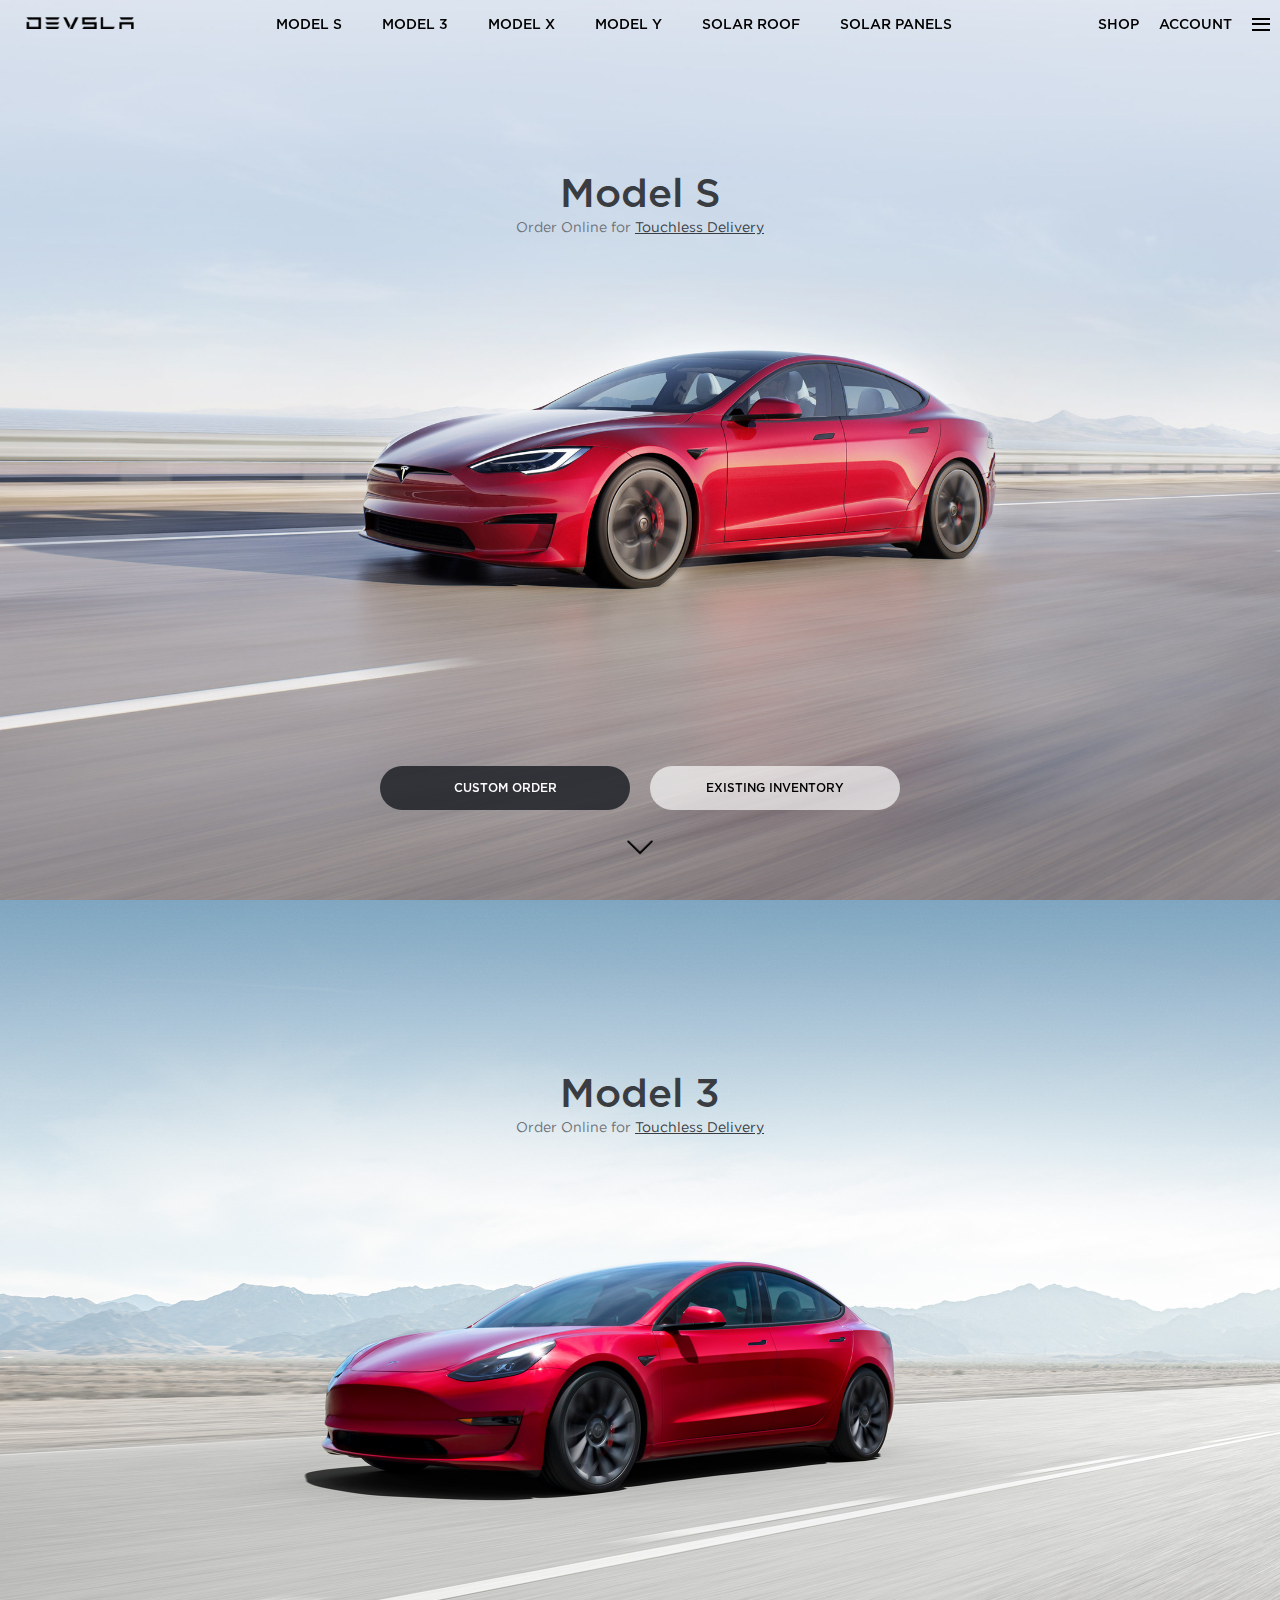
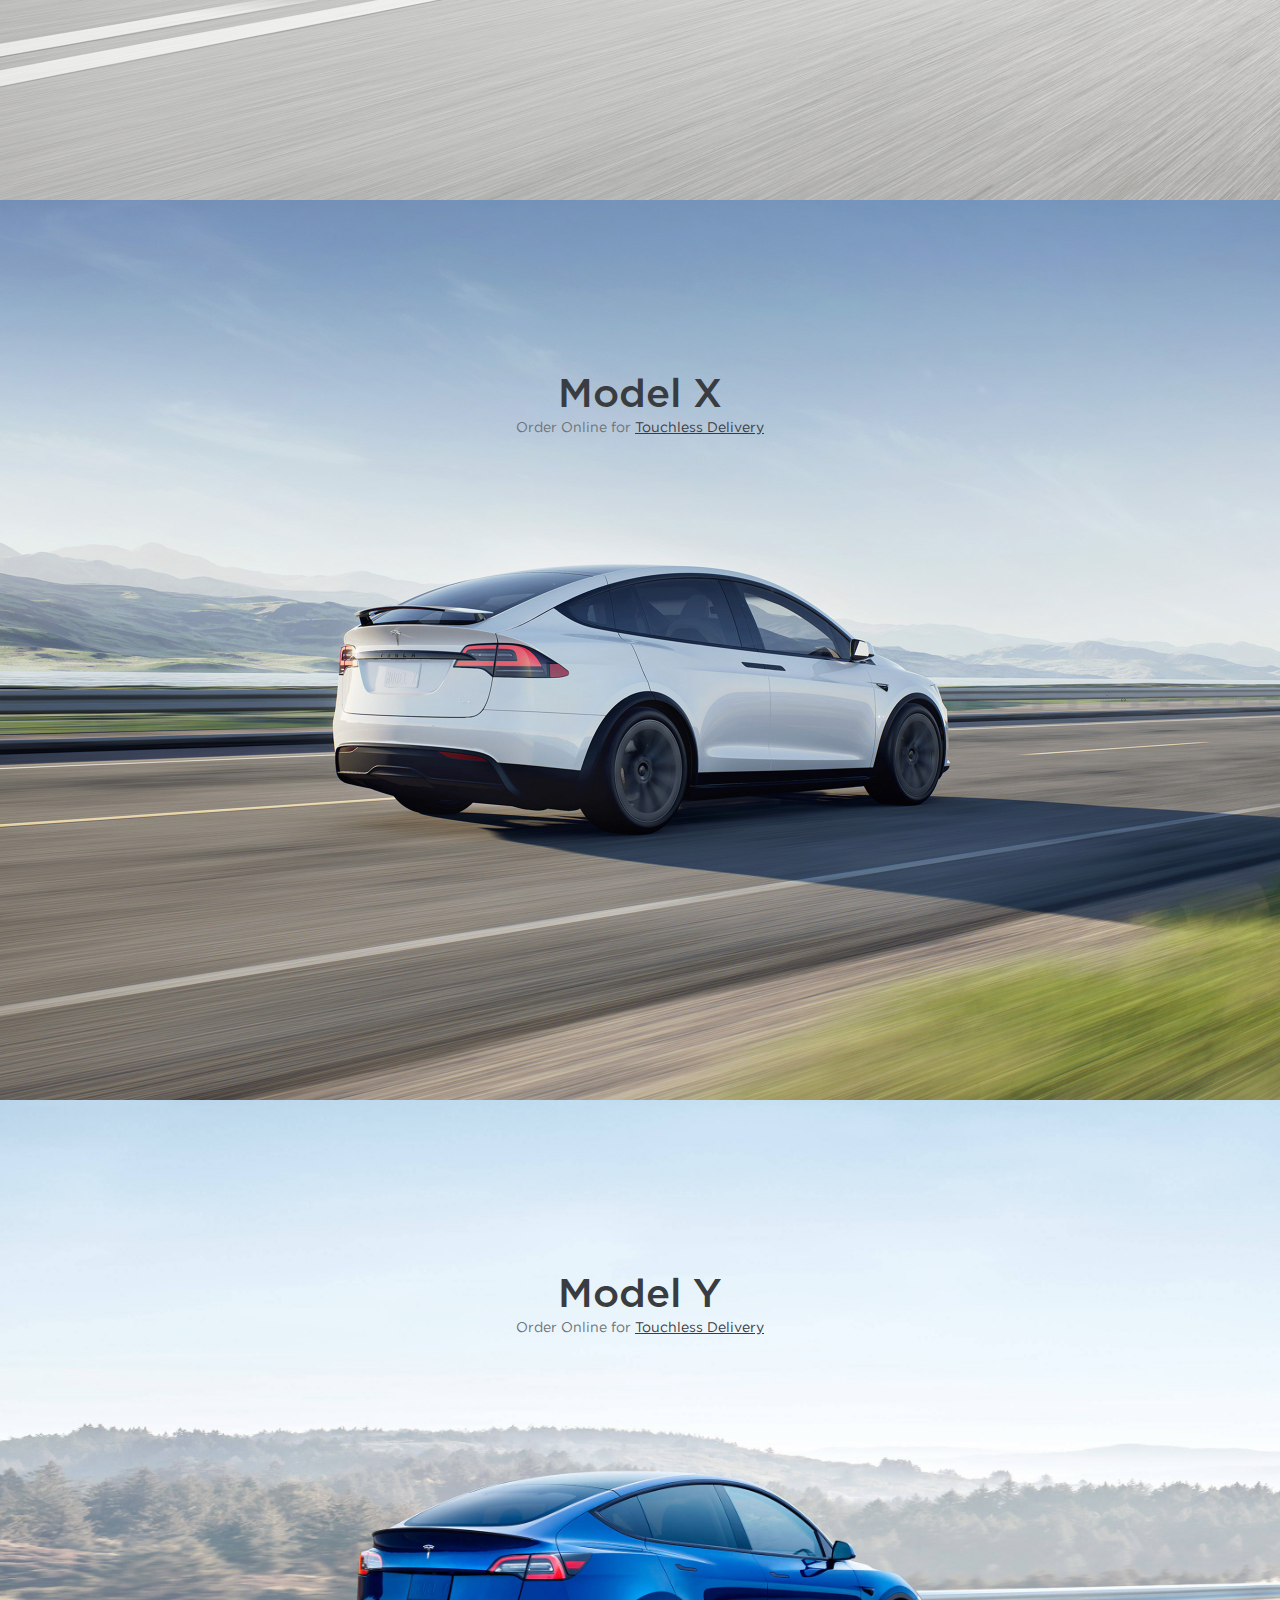
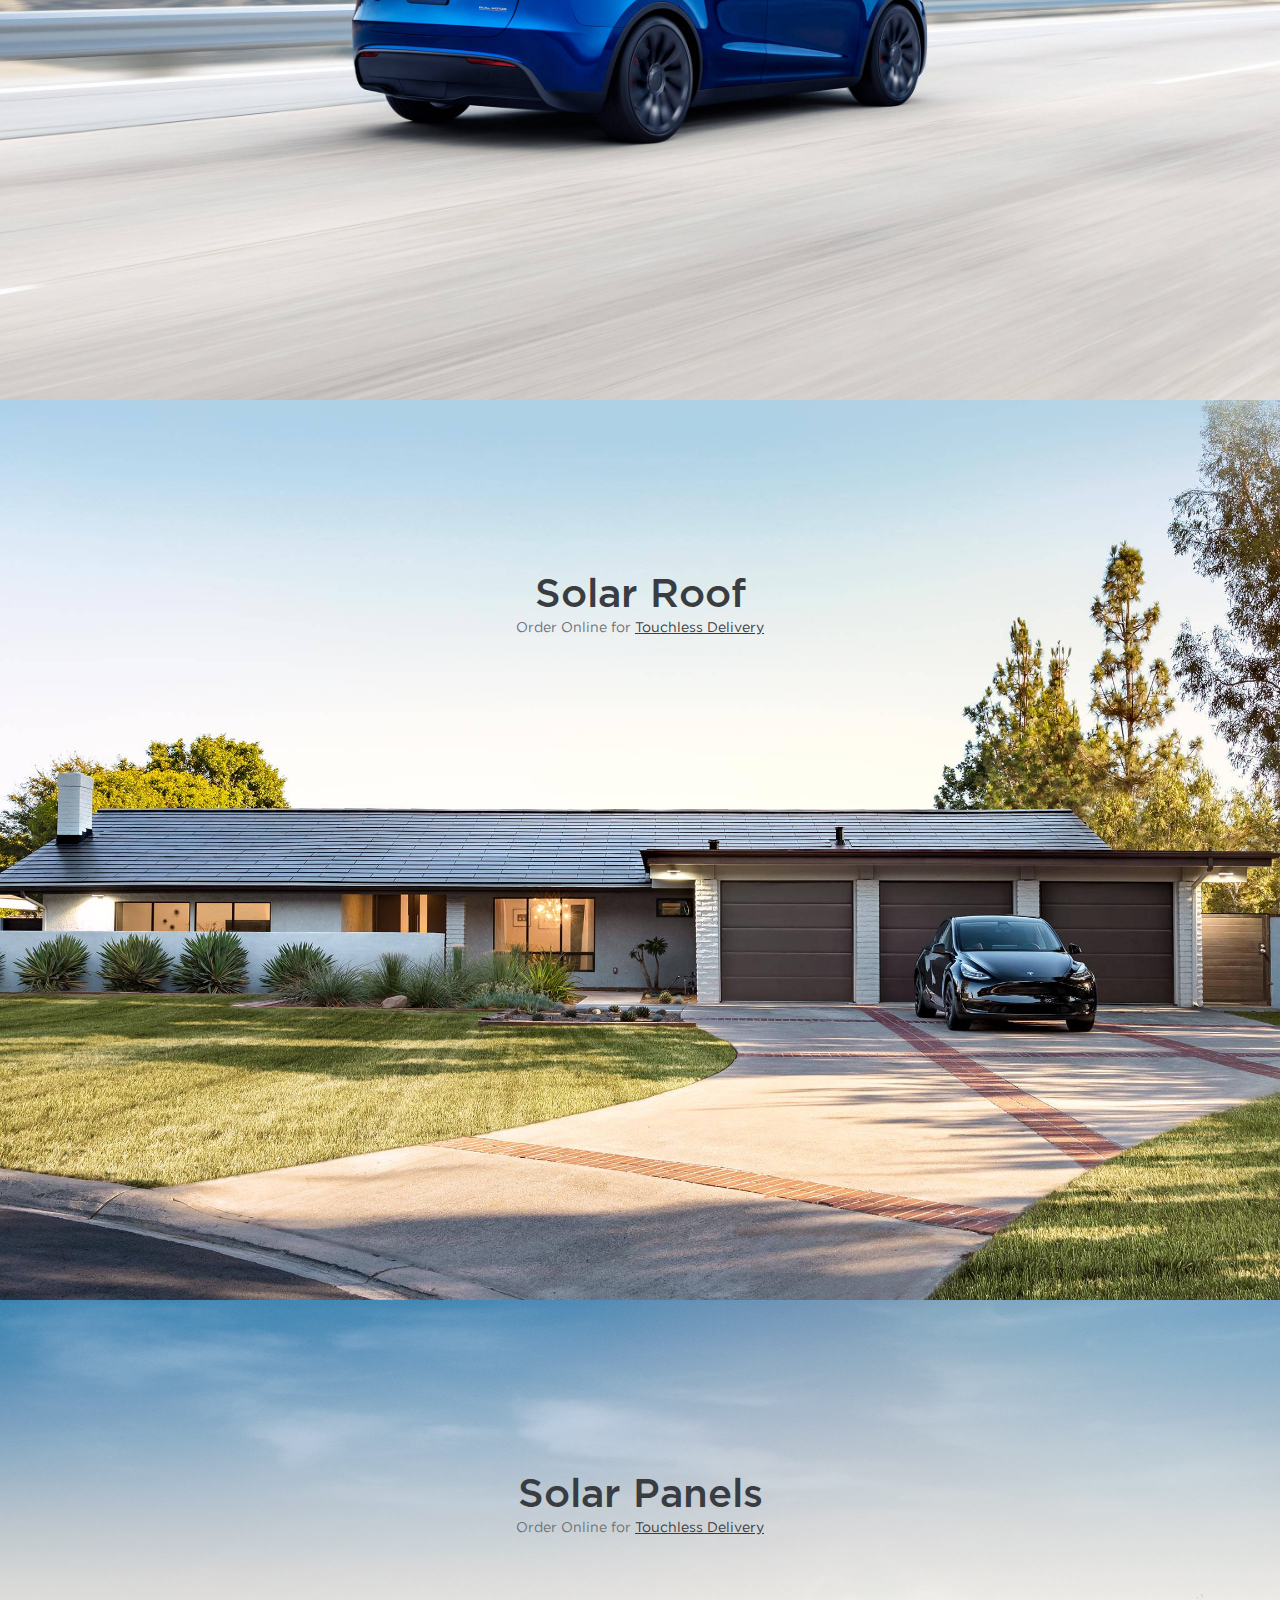
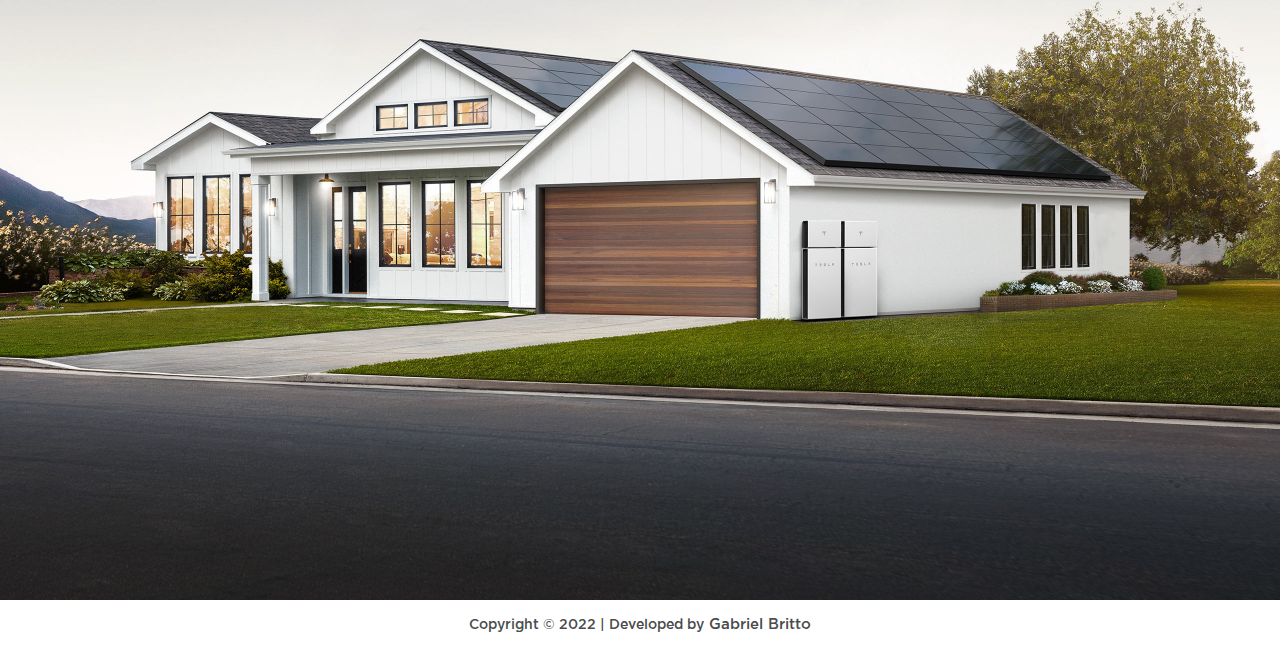
<file: index.html>
<!DOCTYPE html>
<html lang="en">

<head>
    <meta charset="UTF-8">
    <meta http-equiv="X-UA-Compatible" content="IE=edge">
    <meta name="viewport" content="width=device-width, initial-scale=1.0">
    <title>Devsla</title>
    <link rel="stylesheet" href="./css/style.css" />
</head>

<body>
    <header>
        <div class="left-side">
            <a href="#model-s"><img src="./assets/images/logo.png" alt="Devsla" class="logo"></a>

        </div>
        <div class="middle">
            <ul>
                <Li><a href="#model-s">Model S</a></Li>
                <Li><a href="#model-3">Model 3</a></Li>
                <Li><a href="#model-x">Model X</a></Li>
                <Li><a href="#model-y">Model Y</a></Li>
                <Li><a href="#solar-roof">Solar Roof</a></Li>
                <Li><a href="#solar-panels">Solar Panels</a></Li>

            </ul>

        </div>
        <div class="right-side">
            <ul>
                <li><a href="404.html">Shop</a></li>
                <li><a href="404.html">Account</a></li>
                <li class="menu">
                    <div class="menu-icon">
                        <div></div>
                        <div></div>
                        <div></div>
                    </div>
                </li>
            </ul>

        </div>
    </header>
    <section id="model-s">
        <div class="products">
            <h1>Model S</h1>
            <h2>Order Online for <a href="">Touchless Delivery</a></h2>
        </div>
    </section>
    <section id="model-3">
        <div class="products">
            <h1>Model 3</h1>
            <h2>Order Online for <a href="">Touchless Delivery</a></h2>
        </div>
    </section>
    <section id="model-x">
        <div class="products">
            <h1>Model X</h1>
            <h2>Order Online for <a href="">Touchless Delivery</a></h2>
        </div>
    </section>
    <section id="model-y">
        <div class="products">
            <h1>Model Y</h1>
            <h2>Order Online for <a href="">Touchless Delivery</a></h2>
        </div>
    </section>
    <section id="solar-roof">
        <div class="products">
            <h1>Solar Roof</h1>
            <h2>Order Online for <a href="">Touchless Delivery</a></h2>
        </div>
    </section>
    <section id="solar-panels">
        <div class="products">
            <h1>Solar Panels</h1>
            <h2>Order Online for <a href="">Touchless Delivery</a></h2>
        </div>
    </section>

    <section_button>
        <div class="buttons-area">
            <a href="" class="btn-dark">Custom Order</a>
            <a href="" class="btn-light">Existing Inventory</a>
        </div>

        <div class="arrow-area">
            <img class="arrow" src="./assets/images/down.png" alt="">
        </div>

    </section_button>
    <footer>
        <p>Copyright © 2022 | Developed by</p>
        <a href="https://github.com/brittocx" target="_blank">Gabriel Britto</a>
    </footer>
</body>

</html>
</file>
<file: css/style.css>
/* VARIABLES */

:root {
  --header-color: #000000;
  --h1-color: #393c41;
  --h2-color: #6e7378;
  --btn-dark-bg: rgba(23, 26, 32, 0.8);
  --btn-light-bg: rgba(255, 255, 255, 0.65);
  --btn-dark-color: #fff;
  --btn-light-color: #000;
}

/* FONTS */
@font-face {
  font-family: GothamMedium;
  src: url(../assets/fonts/GothamMedium.otf);
}

@font-face {
  font-family: GothamBook;
  src: url(../assets/fonts/GothamBookRegular.otf);
}
html {
  scroll-behavior: smooth;
}

body {
  font-family: "GothamMedium", Arial, Helvetica, sans-serif;
  font-size: 14px;
  margin: 0;
}

/* HEADER  */

header {
  display: flex;
  justify-content: space-between;
  align-items: center;
  height: 50px;
  position: fixed;
  left: 0;
  top: 0;
  right: 0;
}

header ul,
header li {
  list-style: none;
}

header .logo {
  width: 120px;
  margin-left: 20px;
}

header .middle ul {
  display: flex;
}

header .middle li {
  margin: 0 10px;
}

header .middle a {
  text-decoration: none;
  color: var(--header-color);
  text-transform: uppercase;
  padding: 10px;
}

header .right-side ul {
  display: flex;
}

header .right-side li {
  margin: 0 10px;
}

header .right-side a {
  text-decoration: none;
  text-transform: uppercase;
  color: var(--header-color);
}

header .menu-icon {
  width: 18px;
  height: 16px;
  display: flex;
  flex-direction: column;
  justify-content: space-around;
  cursor: pointer;
}

header .menu-icon div {
  height: 2px;
  background-color: var(--header-color);
}

/* MAIN */

section {
  background-size: cover;
  background-position: center;
  height: 100vh;
}

#model-s {
  background-image: url(../assets/images/bg.jpg);
}

#model-3 {
  background-image: url(../assets/images/model3.jpg);
}

#model-x {
  background-image: url(../assets/images/model_x.jpg);
}

#model-y {
  background-image: url(../assets/images/model_y.jpg);
}

#solar-roof {
  background-image: url(../assets/images/solar_roof.jpg);
}

#solar-panels {
  background-image: url(../assets/images/solar_panels.jpg);
}

section .products {
  height: 45vh;
  display: flex;
  justify-content: center;
  align-items: center;
  flex-direction: column;
}

section h1 {
  margin: 0;
  font-size: 40px;
  font-weight: normal;
  color: var(--h1-color);
}

section h2 {
  margin: 0;
  font-size: 14px;
  font-weight: normal;
  font-family: "GothamBook", Arial, Helvetica, sans-serif;
  color: var(--h2-color);
}

section h2 a {
  color: var(--h1-color);
}

section_button {
  position: fixed;
  left: 0;
  bottom: 30px;
  right: 0;
}

section_button .buttons-area {
  display: flex;
  justify-content: center;
}

section_button .buttons-area a {
  display: block;
  width: 220px;
  text-align: center;
  text-decoration: none;
  text-transform: uppercase;
  font-size: 12px;
  padding: 15px;
  border-radius: 30px;
  margin: 0 10px;
}

section_button .btn-dark {
  background-color: var(--btn-dark-bg);
  color: var(--btn-dark-color);
}

section_button .btn-light {
  background-color: var(--btn-light-bg);
  color: var(--btn-light-color);
}

section_button .arrow-area {
  display: flex;
  justify-content: center;
  margin-top: 30px;
  height: 30px;
}
@keyframes arrow {
  0% {
    margin-top: 0px;
  }
  50% {
    margin-top: 15px;
  }
  100% {
    margin-top: 0px;
  }
}

section_button .arrow {
  height: 15px;
  animation-name: arrow;
  animation-duration: 2s;
  animation-iteration-count: infinite;
  cursor: pointer;
}

/* FOOTER */

footer {
  width: 100%;
  height: 50px;
  font-size: 14px;
  display: flex;
  justify-content: center;
  align-items: center;
  color: rgba(23, 26, 32, 0.8);
}

footer a {
  margin-left: 5px;
  font-size: 15px;
  color: rgba(23, 26, 32, 0.8);
  font-weight: 500;
  text-decoration: none;
}

/* MEDIA QUERIES */

@media (max-width: 1200px) {
  header .middle {
    display: none;
  }
  header .right-side li {
    display: none;
  }
  header .right-side li.menu {
    display: block;
    margin-right: 20px;
  }
}

@media (max-width: 600px) {
  section_button .buttons-area {
    flex-direction: column;
    align-items: center;
  }

  section_button .buttons-area a {
    margin: 10px 20px;
    width: calc(100vw - 60px);
  }
}
</file>
